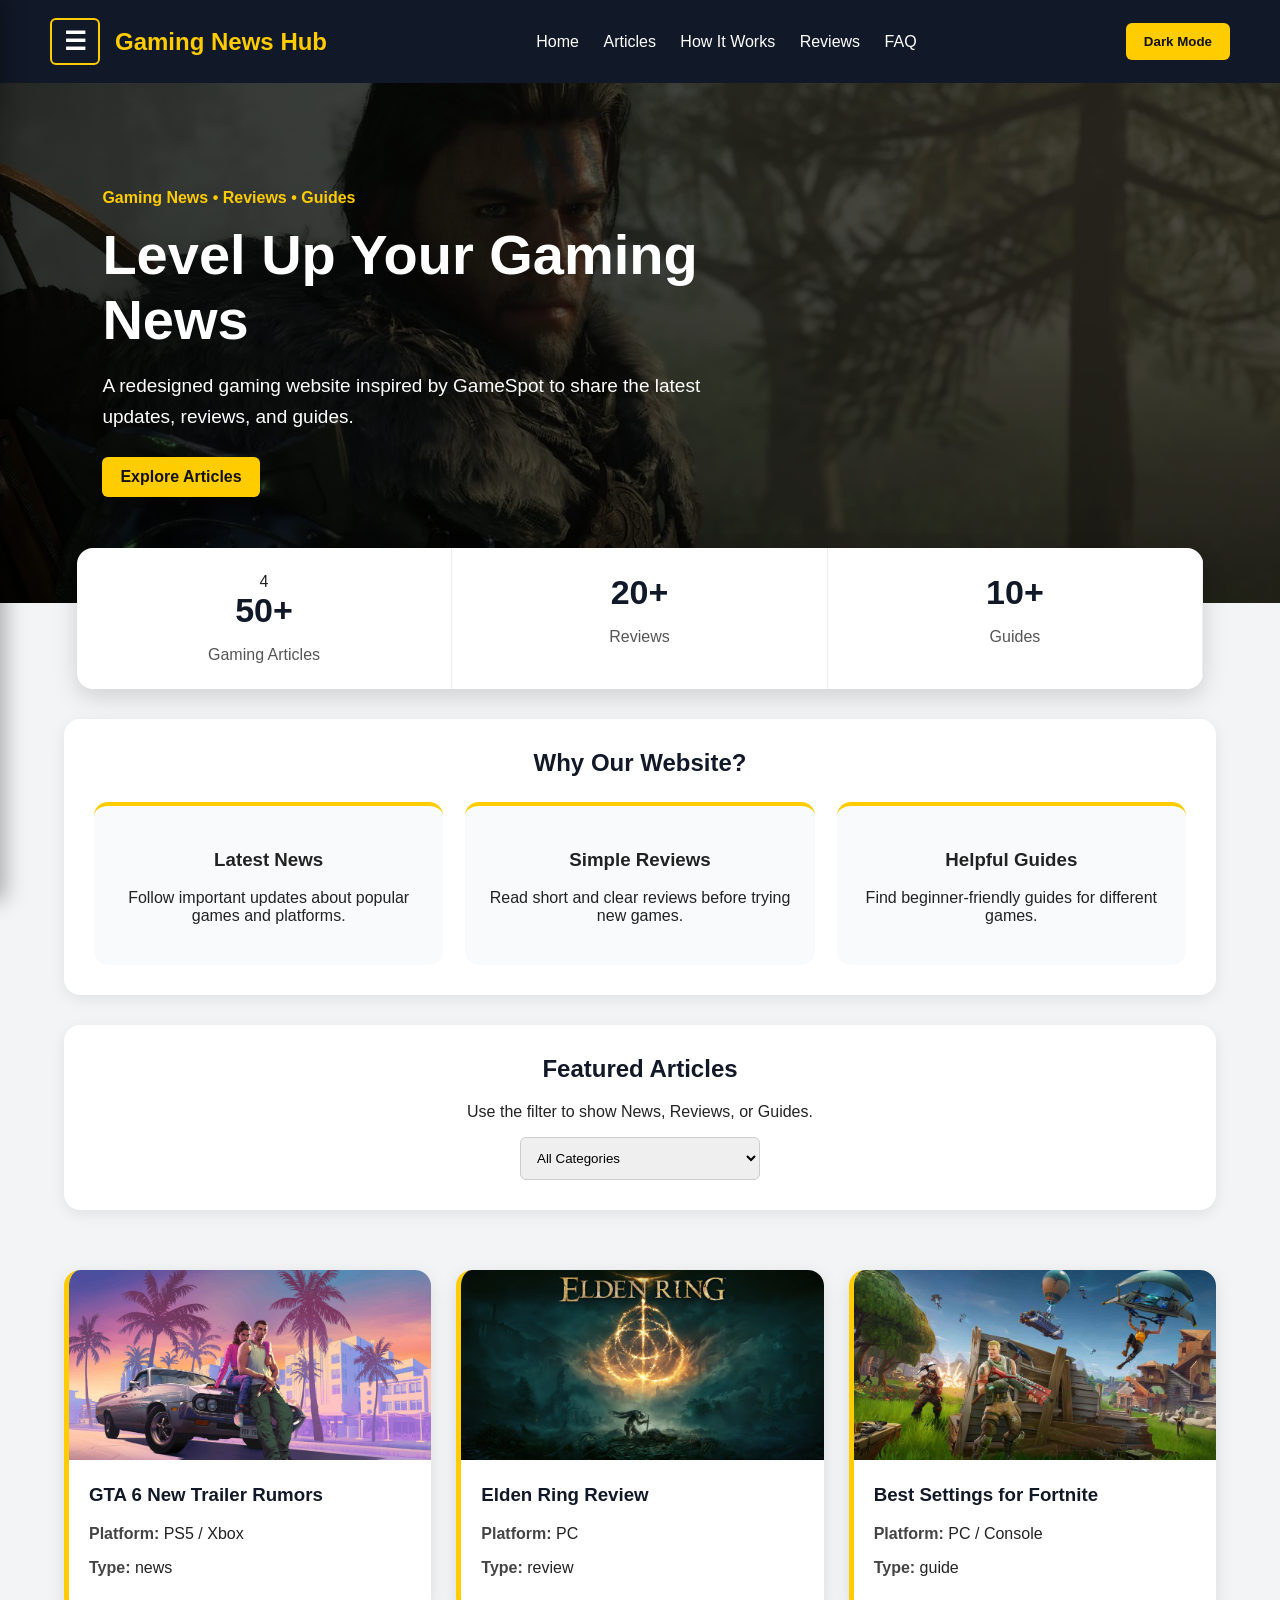
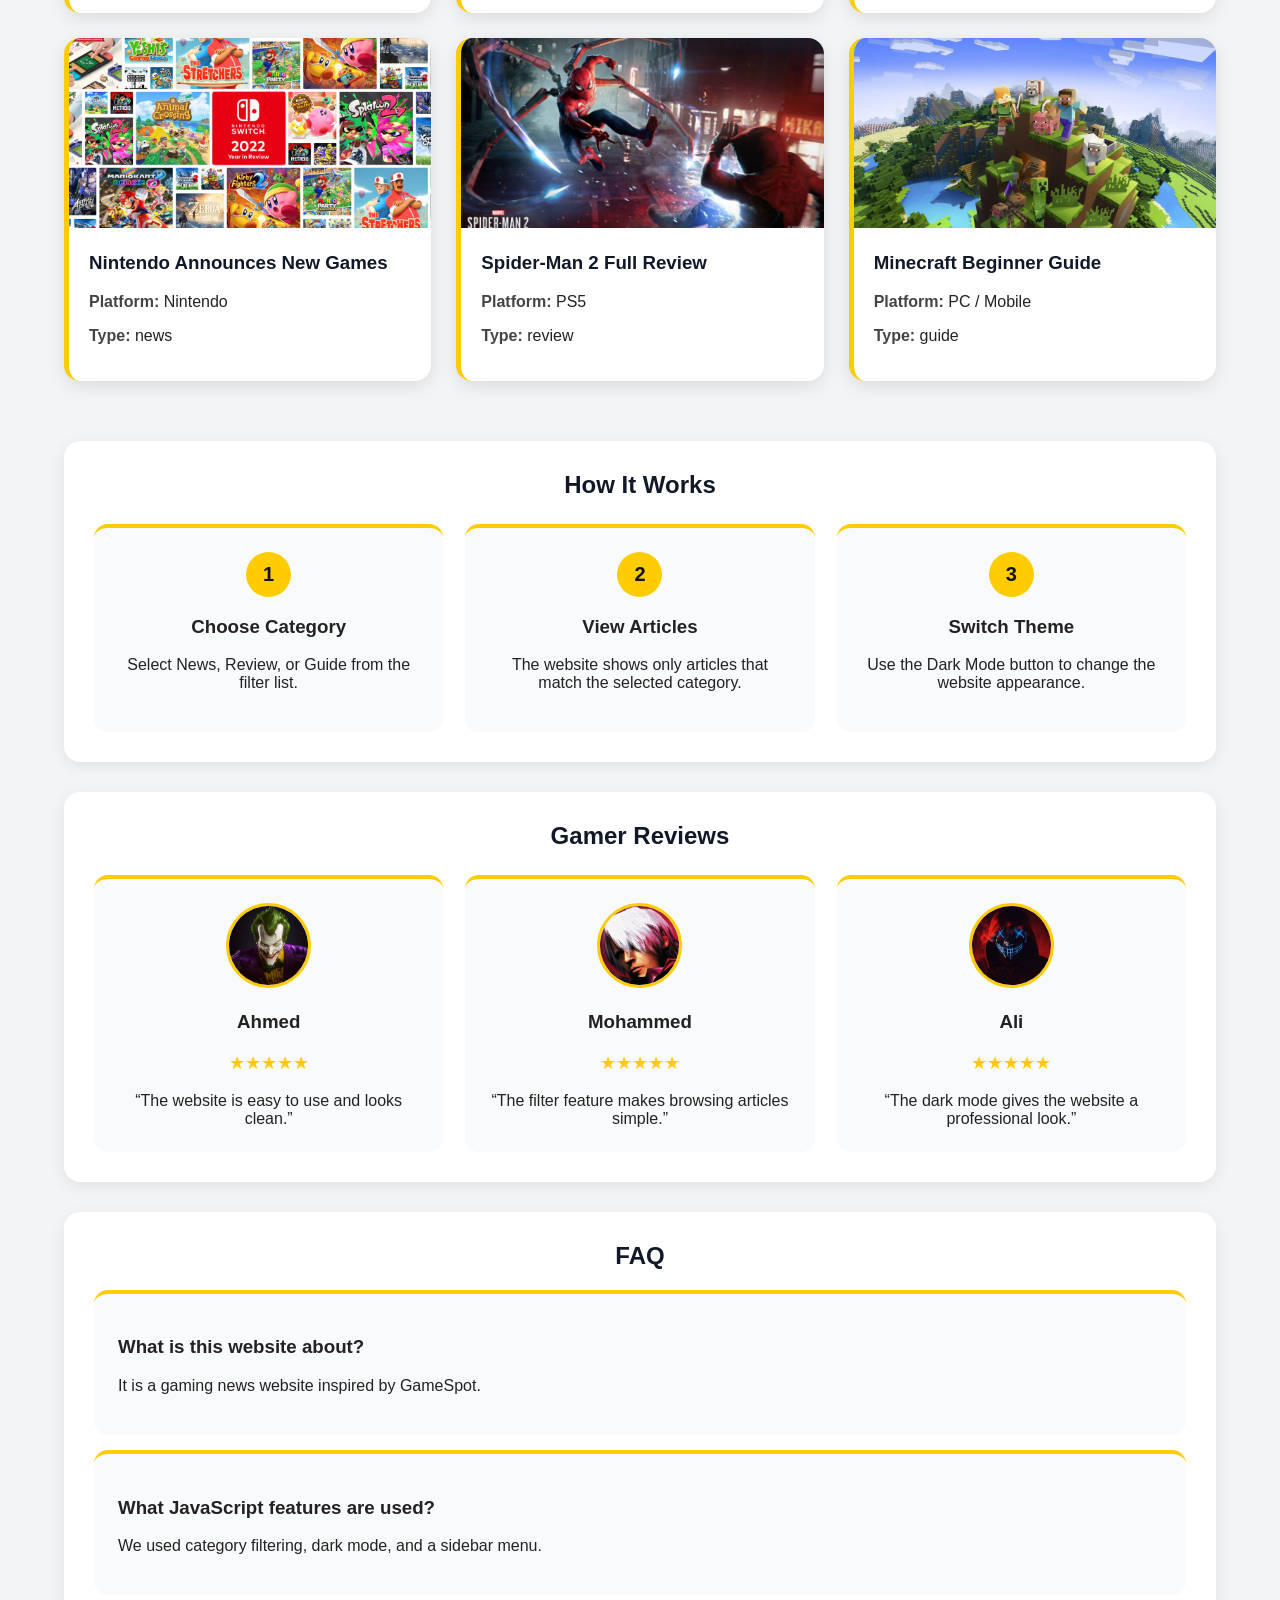
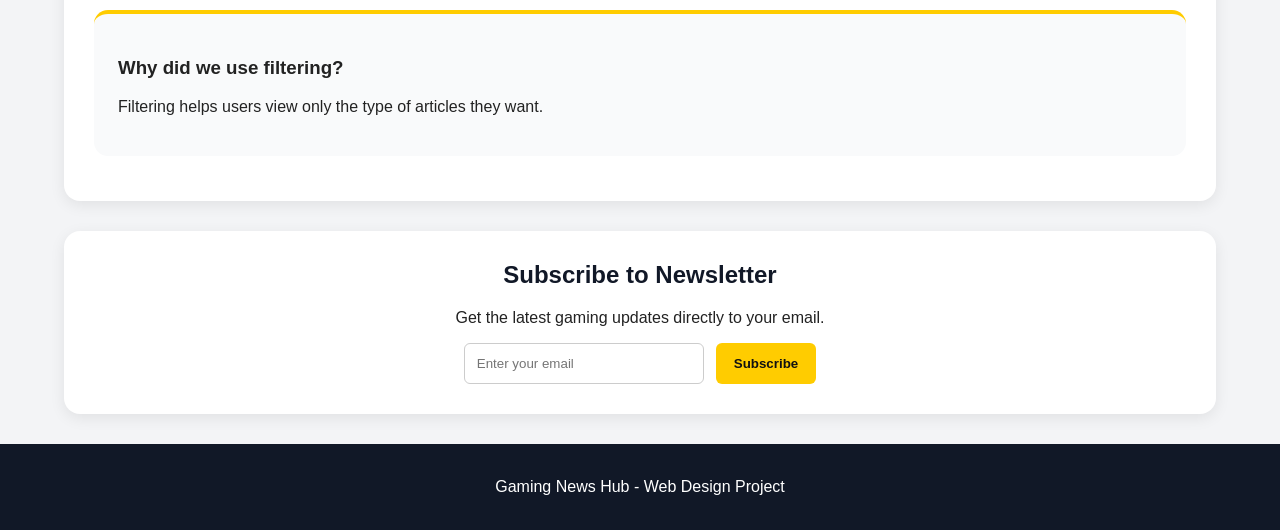
<file: index.html>
<!DOCTYPE html>
<html lang="en">
<head>
  <meta charset="UTF-8">
  <title>Gaming News Hub</title>
  <link rel="stylesheet" href="style.css">
</head>
<body>

<header>
  <div class="left-side">

  <button id="menuBtn" class="menu-btn">☰</button>

  <div class="logo">
    Gaming News Hub
    
  </div>

</div>
  <nav>
    <a href="#home">Home</a>
    <a href="#articles">Articles</a>
    <a href="#how">How It Works</a>
    <a href="#reviews">Reviews</a>
    <a href="#faq">FAQ</a>
    
  </nav>

  <button id="themeBtn">Dark Mode</button>
</header>

<div id="sidebar" class="sidebar">

  <a href="#home">Home</a>

  <a href="#articles">Articles</a>

  <a href="#how">How It Works</a>

  <a href="#reviews">Reviews</a>

  <a href="#faq">FAQ</a>

  <a href="login.html">Login</a>

</div>
<section id="home" class="hero">
  <div class="hero-content">
    <span class="tag">Gaming News • Reviews • Guides</span>
    <h1>Level Up Your Gaming News</h1>
    <p>A redesigned gaming website inspired by GameSpot to share the latest updates, reviews, and guides.</p>
    <a href="#articles" class="hero-btn">Explore Articles</a>
  </div>
</section>

<section class="stats">
  <div>4
    <h2>50+</h2>
    <p>Gaming Articles</p>
  </div>

  <div>
    <h2>20+</h2>
    <p>Reviews</p>
  </div>

  <div>
    <h2>10+</h2>
    <p>Guides</p>
  </div>
</section>

<section class="features">
  <h2>Why Our Website?</h2>

  <div class="feature-box">
    <div class="feature-card">
      <h3>Latest News</h3>
      <p>Follow important updates about popular games and platforms.</p>
    </div>

    <div class="feature-card">
      <h3>Simple Reviews</h3>
      <p>Read short and clear reviews before trying new games.</p>
    </div>

    <div class="feature-card">
      <h3>Helpful Guides</h3>
      <p>Find beginner-friendly guides for different games.</p>
    </div>
  </div>
</section>

<section id="articles" class="filter-section">
  <h2>Featured Articles</h2>
  <p>Use the filter to show News, Reviews, or Guides.</p>

  <select id="categoryFilter">
    <option value="all">All Categories</option>
    <option value="news">News</option>
    <option value="review">Review</option>
    <option value="guide">Guide</option>
  </select>
</section>

<main id="articlesContainer" class="articles"></main>

<section id="how" class="how">
  <h2>How It Works</h2>

  <div class="steps">
    <div class="step">
      <span>1</span>
      <h3>Choose Category</h3>
      <p>Select News, Review, or Guide from the filter list.</p>
    </div>

    <div class="step">
      <span>2</span>
      <h3>View Articles</h3>
      <p>The website shows only articles that match the selected category.</p>
    </div>

    <div class="step">
      <span>3</span>
      <h3>Switch Theme</h3>
      <p>Use the Dark Mode button to change the website appearance.</p>
    </div>
  </div>
</section>

<section id="reviews" class="reviews">
  <h2>Gamer Reviews</h2>

  <div class="review-box">
    <div class="review-card">
      <img src="images/review1.jpg" alt="Gamer avatar">
      <h3>Ahmed</h3>
      <p>★★★★★</p>
      <q>The website is easy to use and looks clean.</q>
    </div>

    <div class="review-card">
      <img src="images/review2.jpg" alt="Gamer avatar">
      <h3>Mohammed</h3>
      <p>★★★★★</p>
      <q>The filter feature makes browsing articles simple.</q>
    </div>

    <div class="review-card">
      <img src="images/review3.jpg" alt="Gamer avatar">
      <h3>Ali</h3>
      <p>★★★★★</p>
      <q>The dark mode gives the website a professional look.</q>
    </div>
  </div>
</section>

<section id="faq" class="faq">
  <h2>FAQ</h2>

  <div class="faq-item">
    <h3>What is this website about?</h3>
    <p>It is a gaming news website inspired by GameSpot.</p>
  </div>

  <div class="faq-item">
    <h3>What JavaScript features are used?</h3>
    <p>We used category filtering, dark mode, and a sidebar menu.</p>
  </div>

  <div class="faq-item">
    <h3>Why did we use filtering?</h3>
    <p>Filtering helps users view only the type of articles they want.</p>
  </div>
</section>

<section class="newsletter">
  <h2>Subscribe to Newsletter</h2>
  <p>Get the latest gaming updates directly to your email.</p>

  <div class="newsletter-box">
    <input type="email" placeholder="Enter your email">
    <button>Subscribe</button>
  </div>
</section>

<footer>
  <p>Gaming News Hub - Web Design Project</p>
</footer>

<script src="script.js"></script>
</body>
</html>
</file>
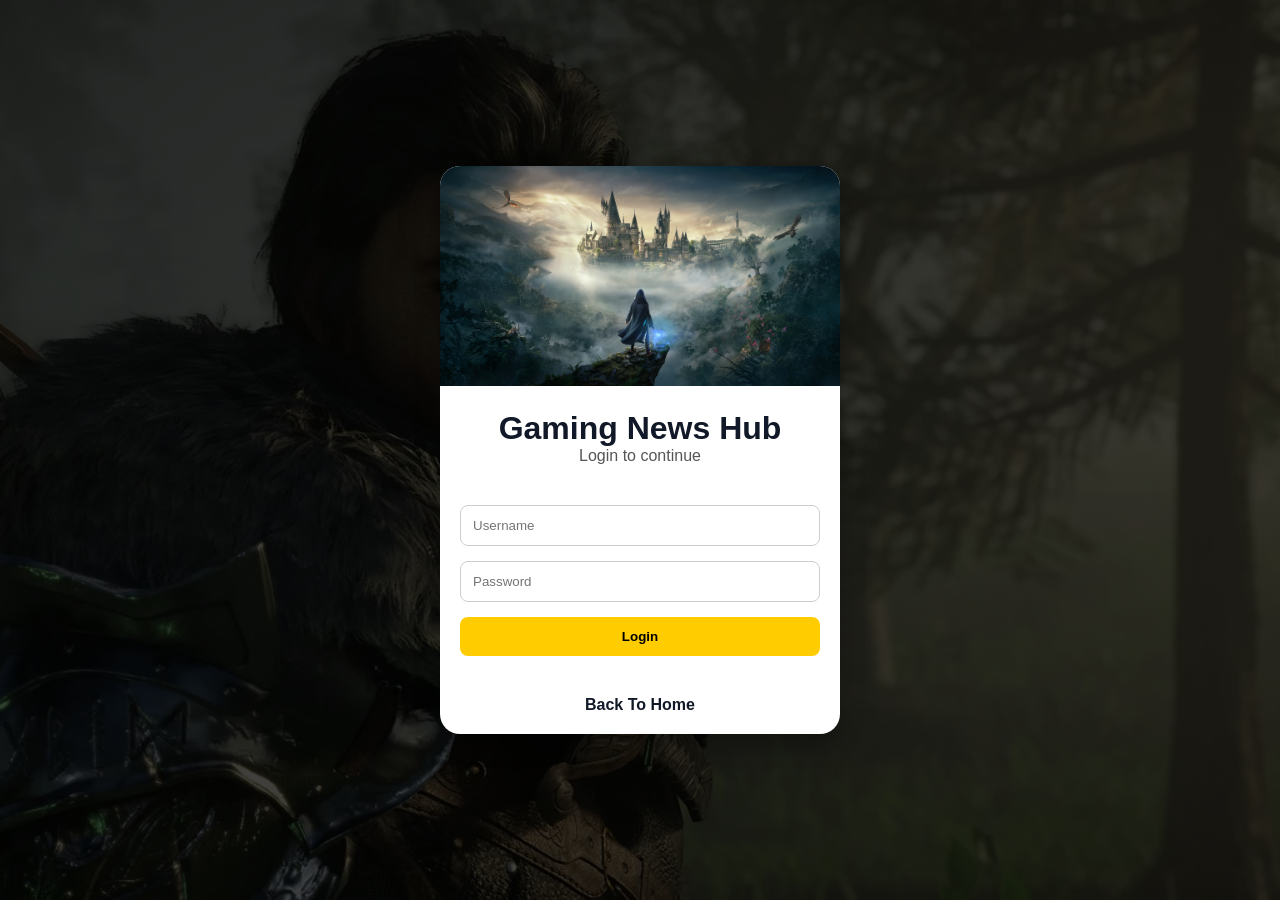
<file: login.html>
<!DOCTYPE html>
<html lang="en">

<head>

<meta charset="UTF-8">

<meta name="viewport"
content="width=device-width, initial-scale=1.0">

<title>Login</title>

<link rel="stylesheet"
href="login.css">

</head>

<body>

<div class="login-container">

  <div class="login-card">

    <img
    src="images/default.jpg"
    alt="Gaming Image">

    <h1>Gaming News Hub</h1>

    <p>
      Login to continue
    </p>

    <form>

      <input
      type="text"
      placeholder="Username">

      <input
      type="password"
      placeholder="Password">

      <button type="submit">
        Login
      </button>

    </form>

    <a
    class="back-btn"
    href="index.html">

    Back To Home

    </a>

  </div>

</div>

</body>

</html>
</file>
<file: style.css>
* {
  box-sizing: border-box;
  font-family: Arial, sans-serif;
}

html {
  scroll-behavior: smooth;
}

body {
  margin: 0;
  background-color: #f3f4f6;
  color: #222;
  transition: background-color 0.3s, color 0.3s;
}

header {
  background-color: #111827;
  color: white;
  padding: 18px 50px;
  display: flex;
  justify-content: space-between;
  align-items: center;
  position: sticky;
  top: 0;
  z-index: 1000;
}

.logo {
  color: #ffcc00;
  font-size: 24px;
  font-weight: bold;
}

nav a {
  color: white;
  text-decoration: none;
  margin: 0 10px;
  padding-bottom: 5px;
  transition: 0.3s;
}

nav a:hover {
  color: #ffcc00;
  border-bottom: 2px solid #ffcc00;
}

button,
.hero-btn {
  background-color: #ffcc00;
  color: #111;
  padding: 11px 18px;
  border: none;
  border-radius: 6px;
  font-weight: bold;
  cursor: pointer;
  text-decoration: none;
  display: inline-block;
  transition: 0.3s;
}

button:hover,
.hero-btn:hover {
  transform: scale(1.05);
  background-color: #e6b800;
}

/* زر القائمة الجانبية */
.menu-btn {
  font-size: 25px;
  background-color: transparent;
  color: white;
  border: 2px solid #ffcc00;
  padding: 7px 12px;
}

/* القائمة الجانبية */
.sidebar {
  position: fixed;
  top: 0;
  left: -260px;
  width: 260px;
  height: 100%;
  background-color: #111827;
  padding-top: 90px;
  transition: 0.3s;
  z-index: 2000;
  box-shadow: 5px 0 20px rgba(0,0,0,0.3);
}

/* روابط القائمة الجانبية */
.sidebar a {
  display: block;
  color: white;
  text-decoration: none;
  padding: 16px 28px;
  font-weight: bold;
  transition: 0.3s;
}
.left-side{
  display:flex;
  align-items:center;
  gap:15px;
}

/* تأثير الهوفر داخل القائمة */
.sidebar a:hover {
  background-color: #ffcc00;
  color: #111;
  padding-left: 38px;
}

/* عند إضافة active تتحرك القائمة وتظهر */
.sidebar.active {
  left: 0;
}

.hero {
  min-height: 520px;
  background: linear-gradient(rgba(0,0,0,0.65), rgba(0,0,0,0.75)),
              url("images/banner.jpg");
  background-size: cover;
  background-position: center;
  color: white;
  display: flex;
  align-items: center;
  padding: 60px 8%;
  animation: fadeDown 1s ease;
}

.hero-content {
  max-width: 650px;
}

.tag {
  color: #ffcc00;
  font-weight: bold;
}

.hero h1 {
  font-size: 56px;
  margin: 15px 0;
}

.hero p {
  font-size: 19px;
  line-height: 1.6;
  margin-bottom: 25px;
}

.stats {
  width: 88%;
  margin: -55px auto 30px;
  background-color: white;
  display: grid;
  grid-template-columns: repeat(3, 1fr);
  text-align: center;
  border-radius: 16px;
  box-shadow: 0 8px 25px rgba(0,0,0,0.15);
  overflow: hidden;
  position: relative;
  z-index: 2;
}

.stats div {
  padding: 25px;
  border-right: 1px solid #eee;
}

.stats h2 {
  color: #111827;
  font-size: 34px;
  margin: 0;
}

.stats p {
  margin-bottom: 0;
  color: #555;
}

.features,
.filter-section,
.how,
.reviews,
.faq,
.newsletter {
  width: 90%;
  margin: 30px auto;
  padding: 30px;
  background-color: white;
  border-radius: 16px;
  text-align: center;
  box-shadow: 0 4px 15px rgba(0,0,0,0.08);
  transition: 0.3s;
}

.features h2,
.filter-section h2,
.how h2,
.reviews h2,
.faq h2,
.newsletter h2 {
  color: #111827;
  margin-top: 0;
}

.feature-box,
.steps,
.review-box {
  display: grid;
  grid-template-columns: repeat(3, 1fr);
  gap: 22px;
  margin-top: 25px;
}

.feature-card,
.step,
.review-card,
.faq-item {
  background-color: #f9fafb;
  padding: 24px;
  border-radius: 14px;
  border-top: 4px solid #ffcc00;
  transition: 0.3s;
}

.feature-card:hover,
.step:hover,
.review-card:hover,
.faq-item:hover {
  transform: translateY(-6px);
  box-shadow: 0 8px 18px rgba(0,0,0,0.12);
}

select,
input {
  padding: 12px;
  width: 240px;
  border: 1px solid #ccc;
  border-radius: 6px;
  transition: 0.3s;
}

select:focus,
input:focus {
  outline: none;
  border: 2px solid #ffcc00;
  box-shadow: 0 0 8px rgba(255,204,0,0.5);
}

.articles {
  display: grid;
  grid-template-columns: repeat(3, 1fr);
  gap: 25px;
  padding: 30px 5%;
}

.card {
  background-color: white;
  border-radius: 16px;
  overflow: hidden;
  border-left: 5px solid #ffcc00;
  box-shadow: 0 5px 18px rgba(0,0,0,0.1);
  animation: fadeUp 0.8s ease;
  transition: 0.3s;
}

.card:hover {
  transform: translateY(-8px);
  box-shadow: 0 10px 24px rgba(0,0,0,0.22);
}

.card-img {
  width: 100%;
  height: 190px;
  object-fit: cover;
  transition: 0.3s;
}

.card:hover .card-img {
  transform: scale(1.04);
  filter: brightness(85%);
}

.card-content {
  padding: 20px;
}

.card h3 {
  color: #111827;
  margin-top: 0;
}

.card span {
  font-weight: bold;
  color: #444;
}

.step span {
  background-color: #ffcc00;
  color: #111;
  width: 45px;
  height: 45px;
  display: inline-flex;
  align-items: center;
  justify-content: center;
  border-radius: 50%;
  font-weight: bold;
  font-size: 20px;
}

.review-card img {
  width: 85px;
  height: 85px;
  border-radius: 50%;
  object-fit: cover;
  border: 3px solid #ffcc00;
}

.review-card p {
  color: #ffcc00;
  font-size: 18px;
}

.faq {
  text-align: left;
}

.faq h2 {
  text-align: center;
}

.faq-item {
  margin-bottom: 15px;
}

.newsletter-box {
  display: flex;
  justify-content: center;
  gap: 12px;
  flex-wrap: wrap;
}

footer {
  background-color: #111827;
  color: white;
  text-align: center;
  padding: 18px;
  margin-top: 30px;
}

/* Dark Mode */
.dark {
  background-color: #0f172a;
  color: white;
}

.dark header,
.dark footer,
.dark .sidebar {
  background-color: #020617;
}

.dark .hero {
  background: linear-gradient(rgba(2,6,23,0.82), rgba(2,6,23,0.88)),
              url("images/banner.jpg");
  background-size: cover;
  background-position: center;
}

.dark .stats,
.dark .features,
.dark .filter-section,
.dark .how,
.dark .reviews,
.dark .faq,
.dark .newsletter,
.dark .card {
  background-color: #1e293b;
  color: white;
}

.dark .feature-card,
.dark .step,
.dark .review-card,
.dark .faq-item {
  background-color: #0f172a;
  color: white;
}

.dark h2,
.dark h3,
.dark .card h3,
.dark .stats h2 {
  color: white;
}

.dark .stats p,
.dark .card span {
  color: #ffcc00;
}

.dark input,
.dark select {
  background-color: #0f172a;
  color: white;
  border: 1px solid #475569;
}

@keyframes fadeDown {
  from {
    opacity: 0;
    transform: translateY(-25px);
  }

  to {
    opacity: 1;
    transform: translateY(0);
  }
}

@keyframes fadeUp {
  from {
    opacity: 0;
    transform: translateY(25px);
  }

  to {
    opacity: 1;
    transform: translateY(0);
  }
}

@media (max-width: 900px) {
  header {
    padding: 18px 25px;
    flex-direction: column;
    gap: 15px;
  }

  .articles,
  .feature-box,
  .steps,
  .review-box {
    grid-template-columns: repeat(2, 1fr);
  }

  .stats {
    grid-template-columns: 1fr;
    margin-top: 25px;
  }

  .hero h1 {
    font-size: 42px;
  }
}

@media (max-width: 600px) {
  nav {
    text-align: center;
  }

  nav a {
    display: inline-block;
    margin: 6px;
  }

  .articles,
  .feature-box,
  .steps,
  .review-box {
    grid-template-columns: 1fr;
  }

  .hero {
    min-height: 430px;
    text-align: center;
    justify-content: center;
  }

  .hero h1 {
    font-size: 34px;
  }

  input,
  select {
    width: 100%;
  }
}
</file>
<file: login.css>
*{
  margin:0;
  padding:0;
  box-sizing:border-box;
  font-family:Arial,sans-serif;
}

body{

  min-height:100vh;

  display:flex;

  justify-content:center;

  align-items:center;

  background:linear-gradient(
  rgba(0,0,0,0.75),
  rgba(0,0,0,0.75)
  ),

  url("images/banner.jpg");

  background-size:cover;
  background-position:center;
}

.login-card{

  width:400px;

  background:white;

  border-radius:20px;

  overflow:hidden;

  text-align:center;

  box-shadow:0 10px 25px rgba(0,0,0,0.3);

  animation:fadeIn 0.8s ease;
}

.login-card img{

  width:100%;

  height:220px;

  object-fit:cover;
}

.login-card h1{

  margin-top:20px;

  color:#111827;
}

.login-card p{

  color:#555;

  margin-bottom:20px;
}

form{

  padding:20px;
}

form input{

  width:100%;

  padding:12px;

  margin-bottom:15px;

  border:1px solid #ccc;

  border-radius:8px;
}

form button{

  width:100%;

  padding:12px;

  background:#ffcc00;

  border:none;

  border-radius:8px;

  font-weight:bold;

  cursor:pointer;

  transition:0.3s;
}

form button:hover{

  transform:scale(1.03);

  background:#e6b800;
}

.back-btn{

  display:block;

  margin:20px;

  text-decoration:none;

  color:#111827;

  font-weight:bold;
}

@keyframes fadeIn{

  from{

    opacity:0;

    transform:translateY(25px);

  }

  to{

    opacity:1;

    transform:translateY(0);

  }

}
</file>
